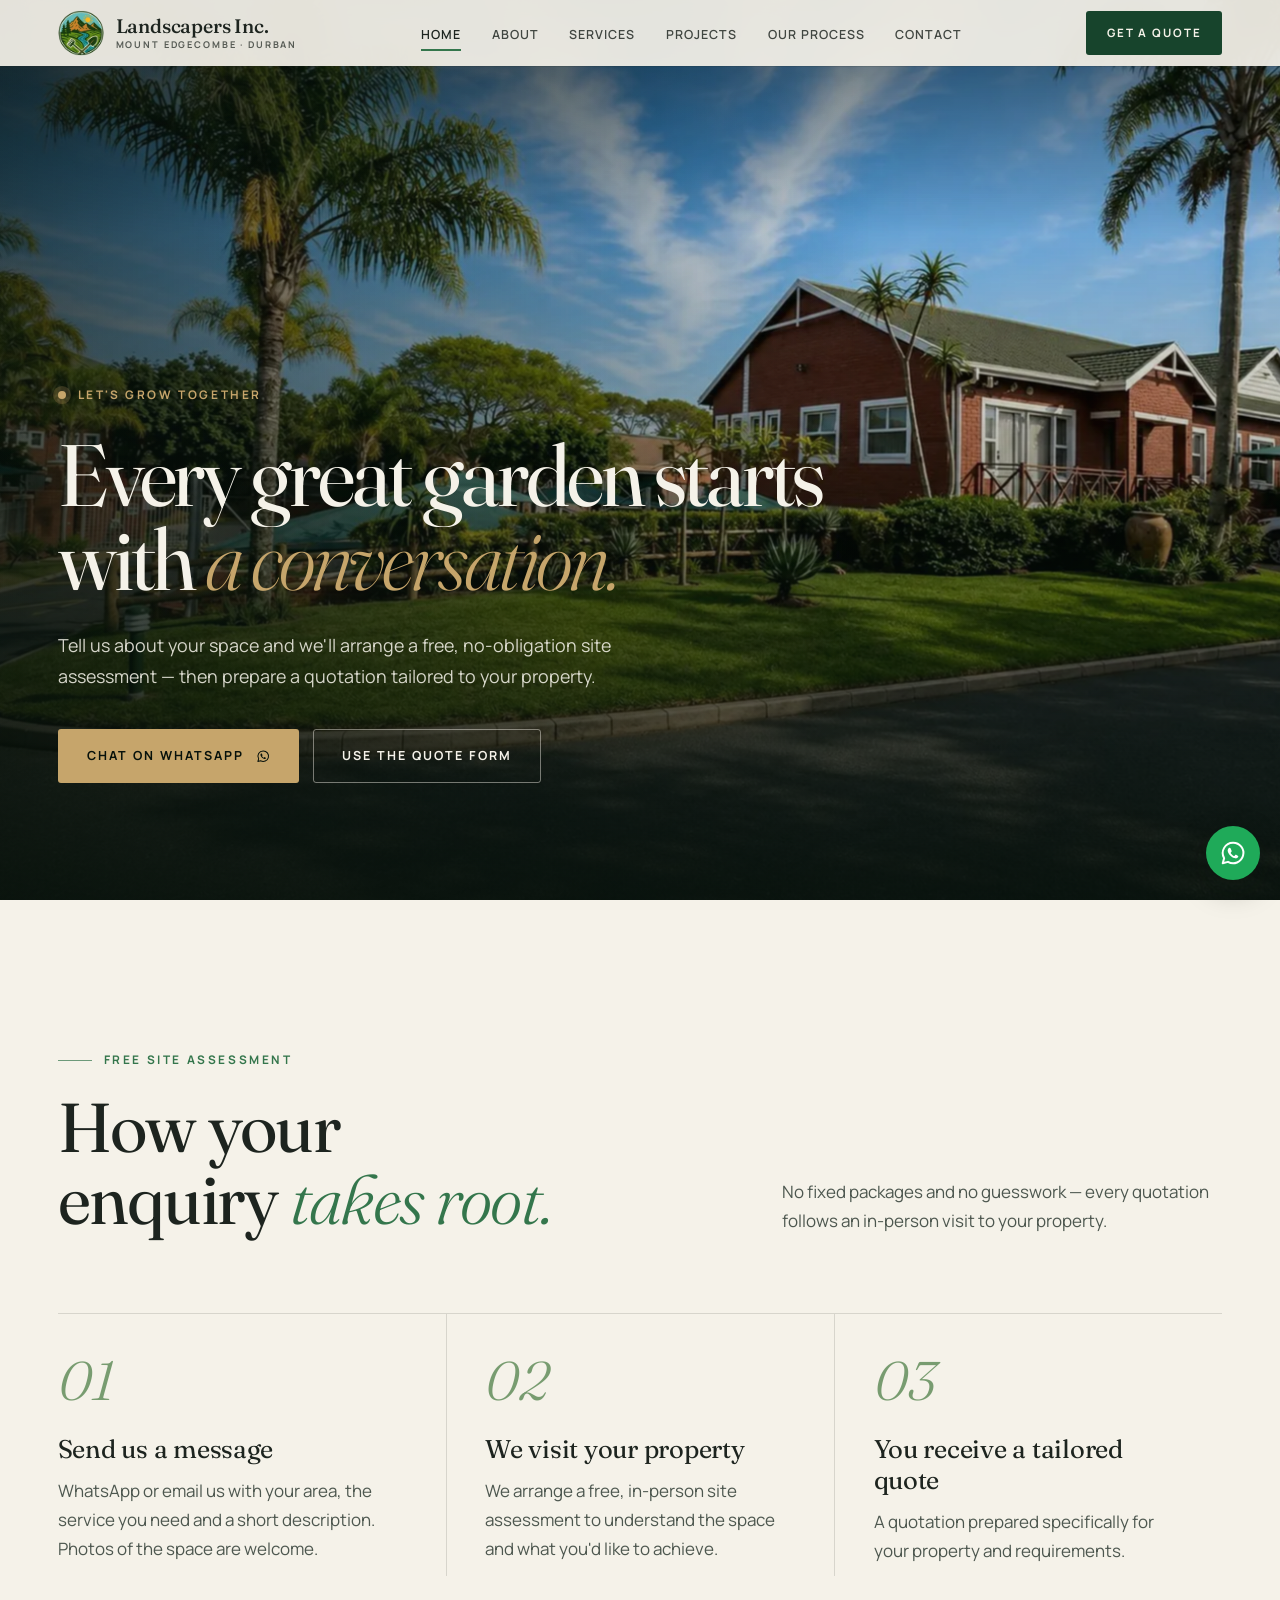
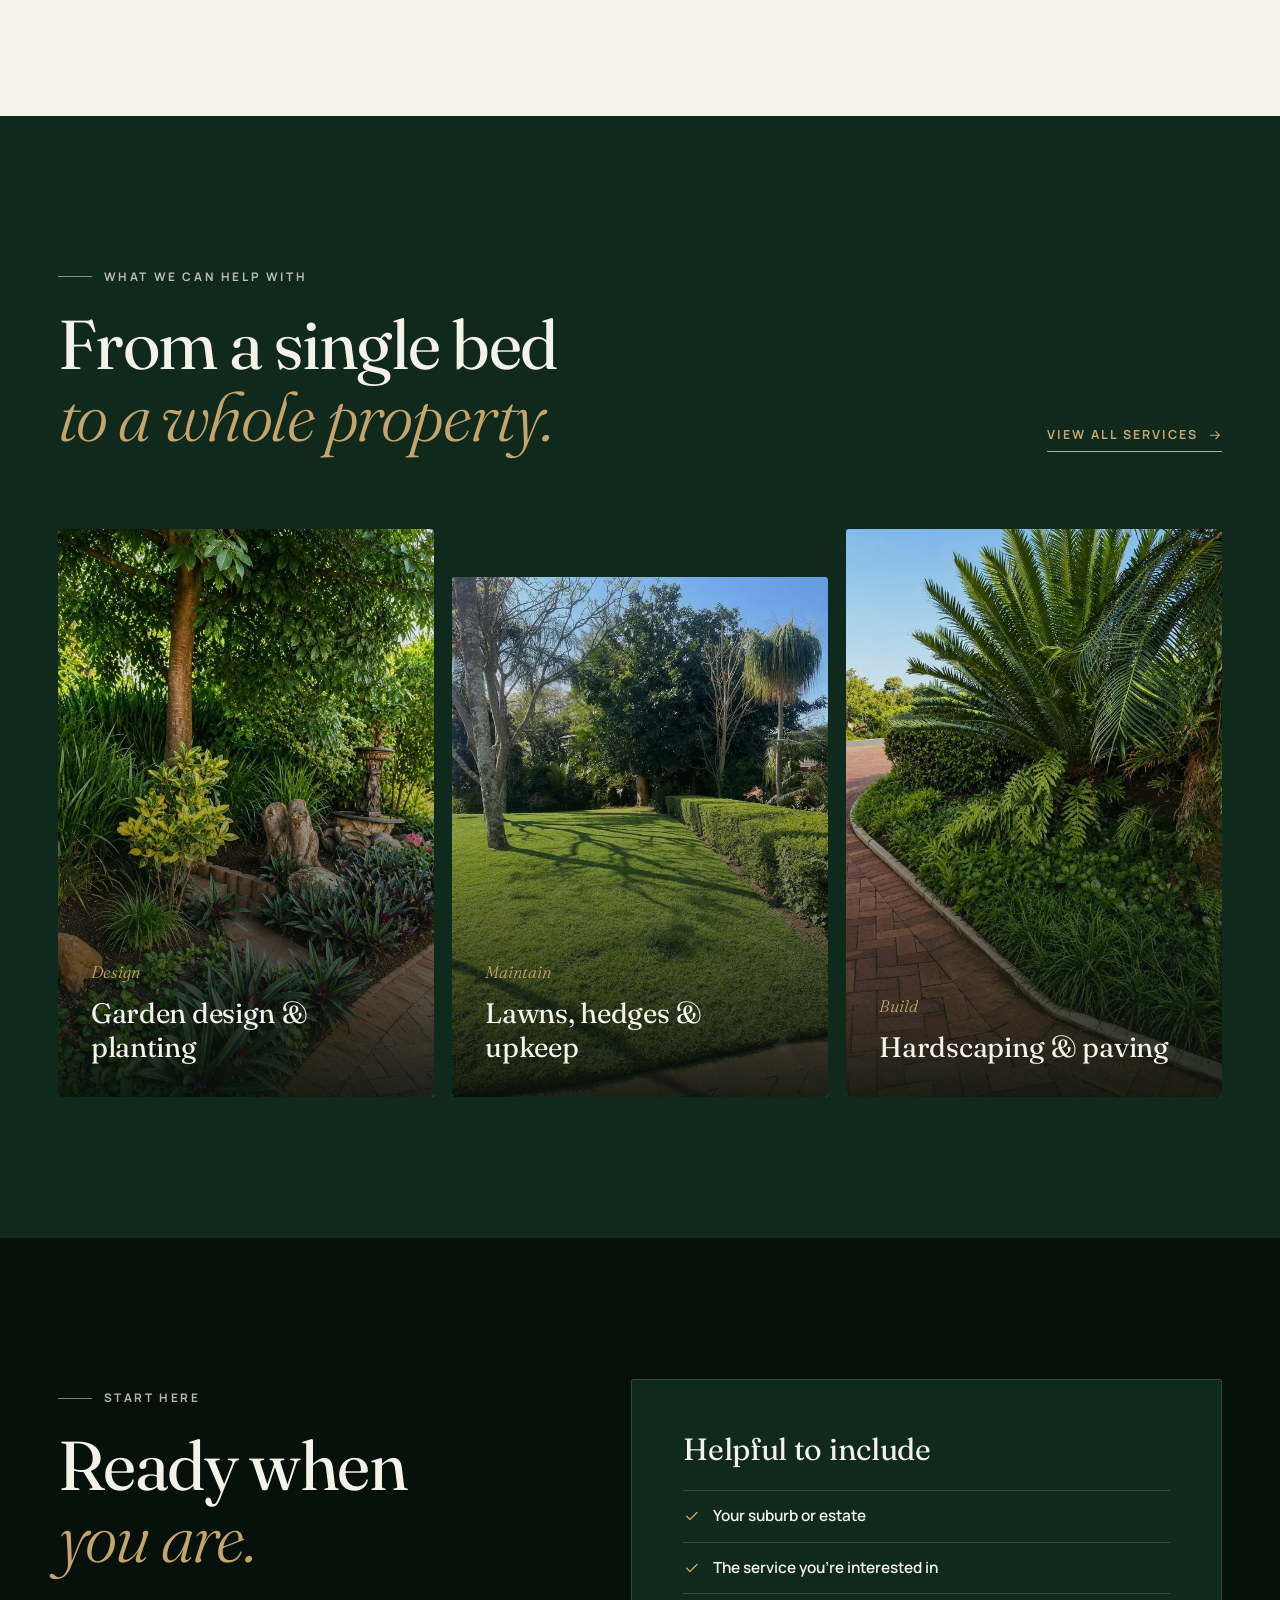
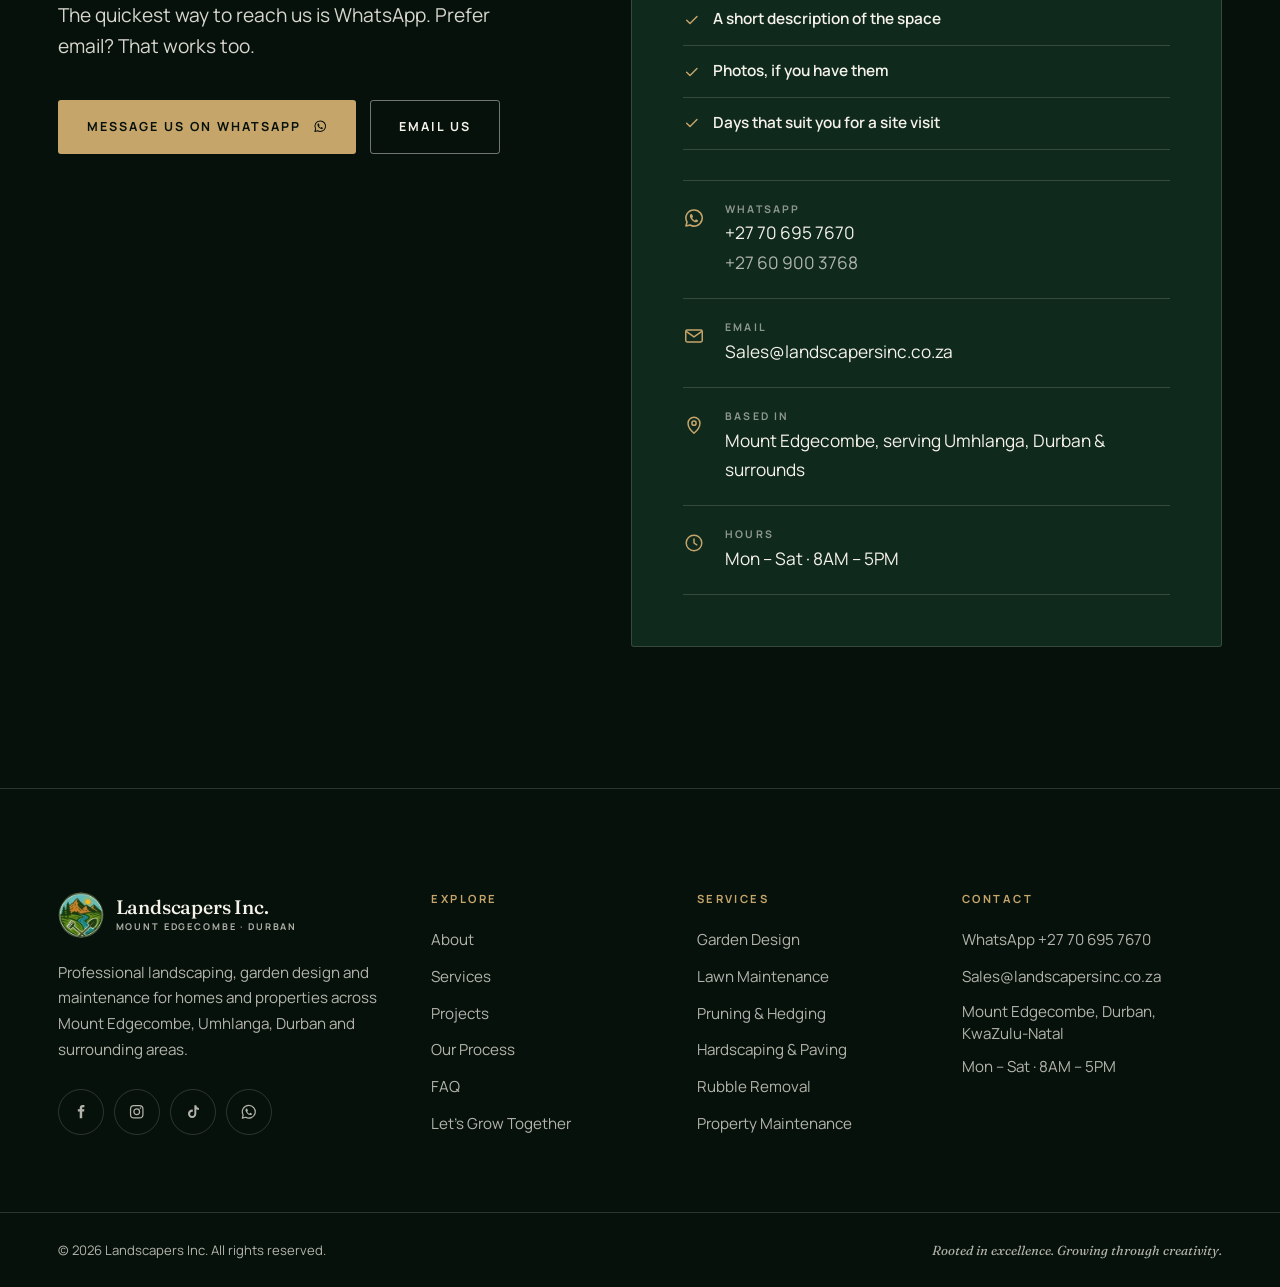
<file: grow.html>
<!DOCTYPE html>
<html lang="en-ZA">
<head>
<meta charset="UTF-8">
<meta name="viewport" content="width=device-width, initial-scale=1">
<meta name="author" content="Landscapers Inc.">
<meta name="robots" content="index, follow">
<meta name="theme-color" content="#07110B">
<link rel="icon" type="image/png" href="assets/favicon.png">
<link rel="apple-touch-icon" href="assets/apple-touch-icon.png">
<link rel="preconnect" href="https://fonts.googleapis.com">
<link rel="preconnect" href="https://fonts.gstatic.com" crossorigin>
<link href="https://fonts.googleapis.com/css2?family=Fraunces:ital,opsz,wght@0,9..144,300..600;1,9..144,300..500&family=Manrope:wght@400;500;600;700&display=swap" rel="stylesheet">
<link rel="stylesheet" href="style.css">
<title>Free Site Assessment &amp; Landscaping Quote Durban | Let's Grow Together — Landscapers Inc.</title>
<meta name="description" content="Book a free, in-person site assessment with Landscapers Inc. in Mount Edgecombe, Durban. Tell us about your garden or property on WhatsApp and we'll prepare a tailored landscaping quotation.">
<link rel="canonical" href="https://landscapersinc.co.za/grow.html">
<meta property="og:type" content="website">
<meta property="og:locale" content="en_ZA">
<meta property="og:site_name" content="Landscapers Inc.">
<meta property="og:title" content="Let's Grow Together — Free Site Assessment | Landscapers Inc.">
<meta property="og:description" content="Every great garden starts with a conversation. Book a free site assessment with Landscapers Inc. in Mount Edgecombe, Durban.">
<meta property="og:image" content="https://landscapersinc.co.za/assets/og-image.jpg">
<meta property="og:url" content="https://landscapersinc.co.za/grow.html">
<meta name="twitter:card" content="summary_large_image">
<link rel="preload" as="image" href="assets/img/estate-lawn-1400.webp" imagesrcset="assets/img/estate-lawn-700.webp 700w, assets/img/estate-lawn-1400.webp 1400w" imagesizes="100vw" fetchpriority="high">
</head>
<body class="page-grow">
<svg xmlns="http://www.w3.org/2000/svg" class="sprite" aria-hidden="true" focusable="false">
<symbol id="i-arrow" viewBox="0 0 24 24"><path d="M4 12h15M13 6l6 6-6 6" fill="none" stroke="currentColor" stroke-width="1.8" stroke-linecap="round" stroke-linejoin="round"/></symbol>
<symbol id="i-wa" viewBox="0 0 24 24"><path d="M12 3.2a8.8 8.8 0 0 0-7.6 13.2L3.2 20.8l4.5-1.2A8.8 8.8 0 1 0 12 3.2z" fill="none" stroke="currentColor" stroke-width="1.7" stroke-linejoin="round"/><path d="M9 7.6c-.3 0-.7.1-.9.5-.4.6-.8 1.3-.6 2.3.3 1.5 1.3 3 2.6 4.2 1.3 1.2 2.7 1.9 4 2 .9.1 1.7-.3 2.2-.9.3-.4.3-.9.1-1.1l-1.7-1c-.3-.2-.7-.1-.9.2l-.5.7c-.1.2-.4.2-.6.1-1-.5-2-1.4-2.6-2.4-.1-.2-.1-.4.1-.6l.5-.6c.2-.3.2-.6.1-.9l-.8-1.9c-.1-.4-.5-.6-1-.6z" fill="currentColor"/></symbol>
<symbol id="i-fb" viewBox="0 0 24 24"><path d="M14 8.5V7c0-.8.3-1.2 1.3-1.2H17V2.9c-.7-.1-1.5-.2-2.3-.2-2.5 0-4.1 1.5-4.1 4.1v1.7H8v3.2h2.6V21H14v-9.3h2.6l.4-3.2H14z" fill="currentColor"/></symbol>
<symbol id="i-ig" viewBox="0 0 24 24"><rect x="3.5" y="3.5" width="17" height="17" rx="4.8" fill="none" stroke="currentColor" stroke-width="1.7"/><circle cx="12" cy="12" r="3.9" fill="none" stroke="currentColor" stroke-width="1.7"/><circle cx="17.1" cy="6.9" r="1.1" fill="currentColor"/></symbol>
<symbol id="i-tt" viewBox="0 0 24 24"><path d="M14.2 3h2.7c.2 2 1.5 3.5 3.6 3.8v2.8c-1.3 0-2.5-.4-3.6-1.1v6.3a5.7 5.7 0 1 1-5.7-5.7c.3 0 .6 0 .9.1v2.9a2.9 2.9 0 1 0 2.1 2.7V3z" fill="currentColor"/></symbol>
<symbol id="i-plus" viewBox="0 0 24 24"><path d="M12 5v14M5 12h14" fill="none" stroke="currentColor" stroke-width="1.7" stroke-linecap="round"/></symbol>
<symbol id="i-x" viewBox="0 0 24 24"><path d="M6 6l12 12M18 6L6 18" fill="none" stroke="currentColor" stroke-width="1.7" stroke-linecap="round"/></symbol>
<symbol id="i-left" viewBox="0 0 24 24"><path d="M14.5 5.5L8 12l6.5 6.5" fill="none" stroke="currentColor" stroke-width="1.8" stroke-linecap="round" stroke-linejoin="round"/></symbol>
<symbol id="i-right" viewBox="0 0 24 24"><path d="M9.5 5.5L16 12l-6.5 6.5" fill="none" stroke="currentColor" stroke-width="1.8" stroke-linecap="round" stroke-linejoin="round"/></symbol>
<symbol id="i-up" viewBox="0 0 24 24"><path d="M12 19V5M6 11l6-6 6 6" fill="none" stroke="currentColor" stroke-width="1.8" stroke-linecap="round" stroke-linejoin="round"/></symbol>
<symbol id="i-check" viewBox="0 0 24 24"><path d="M5 12.5l4.5 4.5L19 7.5" fill="none" stroke="currentColor" stroke-width="1.9" stroke-linecap="round" stroke-linejoin="round"/></symbol>
<symbol id="i-pin" viewBox="0 0 24 24"><path d="M12 21s6.5-5.6 6.5-11a6.5 6.5 0 0 0-13 0c0 5.4 6.5 11 6.5 11z" fill="none" stroke="currentColor" stroke-width="1.6" stroke-linejoin="round"/><circle cx="12" cy="10" r="2.3" fill="none" stroke="currentColor" stroke-width="1.6"/></symbol>
<symbol id="i-mail" viewBox="0 0 24 24"><rect x="3" y="5.5" width="18" height="13" rx="1.5" fill="none" stroke="currentColor" stroke-width="1.6"/><path d="M3.5 7l8.5 6 8.5-6" fill="none" stroke="currentColor" stroke-width="1.6" stroke-linejoin="round"/></symbol>
<symbol id="i-clock" viewBox="0 0 24 24"><circle cx="12" cy="12" r="8.5" fill="none" stroke="currentColor" stroke-width="1.6"/><path d="M12 7.5V12l3 2" fill="none" stroke="currentColor" stroke-width="1.6" stroke-linecap="round" stroke-linejoin="round"/></symbol>
<symbol id="i-leaf" viewBox="0 0 24 24"><path d="M5 19c0-8 5-13 14.5-14C19 14.5 14 19.5 6.5 19.5M5 19c2.5-4.5 5.5-7.5 9.5-9.5" fill="none" stroke="currentColor" stroke-width="1.6" stroke-linecap="round" stroke-linejoin="round"/></symbol>
<symbol id="i-play" viewBox="0 0 24 24"><path d="M8 5.5v13l11-6.5z" fill="currentColor"/></symbol>
<symbol id="i-expand" viewBox="0 0 24 24"><path d="M9 4H4v5M15 4h5v5M9 20H4v-5M15 20h5v-5" fill="none" stroke="currentColor" stroke-width="1.7" stroke-linecap="round" stroke-linejoin="round"/></symbol>
<symbol id="i-craft" viewBox="0 0 24 24"><path d="M12 3l2.6 5.6 6 .7-4.5 4.1 1.3 6L12 16.3 6.6 19.4l1.3-6L3.4 9.3l6-.7z" fill="none" stroke="currentColor" stroke-width="1.5" stroke-linejoin="round"/></symbol>
<symbol id="i-tailor" viewBox="0 0 24 24"><path d="M4 7h9M17 7h3M4 12h3M11 12h9M4 17h11M19 17h1" fill="none" stroke="currentColor" stroke-width="1.6" stroke-linecap="round"/><circle cx="15" cy="7" r="2" fill="none" stroke="currentColor" stroke-width="1.6"/><circle cx="9" cy="12" r="2" fill="none" stroke="currentColor" stroke-width="1.6"/><circle cx="17" cy="17" r="2" fill="none" stroke="currentColor" stroke-width="1.6"/></symbol>
<symbol id="i-assess" viewBox="0 0 24 24"><circle cx="10.5" cy="10.5" r="6" fill="none" stroke="currentColor" stroke-width="1.6"/><path d="M15 15l5.5 5.5M8 10.7l1.8 1.8 3.2-3.5" fill="none" stroke="currentColor" stroke-width="1.6" stroke-linecap="round" stroke-linejoin="round"/></symbol>
<symbol id="i-map" viewBox="0 0 24 24"><path d="M3.5 6.5l5.5-2 6 2 5.5-2v13l-5.5 2-6-2-5.5 2zM9 4.5v13M15 6.5v13" fill="none" stroke="currentColor" stroke-width="1.5" stroke-linejoin="round"/></symbol>
<symbol id="i-repeat" viewBox="0 0 24 24"><path d="M4.5 11a7.5 7.5 0 0 1 13-4.5L19.5 8.5M19.5 4v4.5H15M19.5 13a7.5 7.5 0 0 1-13 4.5L4.5 15.5M4.5 20v-4.5H9" fill="none" stroke="currentColor" stroke-width="1.6" stroke-linecap="round" stroke-linejoin="round"/></symbol>
</svg>
<a class="skip-link" href="#main">Skip to content</a>
<header class="nav nav--solid" id="nav">
  <div class="wrap nav-inner">
    <a href="index.html#home" class="brand" aria-label="Landscapers Inc. — home">
      <img src="assets/logo-emblem-sm.webp" width="56" height="56" alt="">
      <span class="brand-text">Landscapers Inc.<small>Mount Edgecombe · Durban</small></span>
    </a>
    <nav aria-label="Primary">
      <ul class="nav-links">
      <li><a href="index.html#home" class="nav-link" data-section="home">Home</a></li>
      <li><a href="index.html#about" class="nav-link" data-section="about">About</a></li>
      <li><a href="index.html#services" class="nav-link" data-section="services">Services</a></li>
      <li><a href="index.html#projects" class="nav-link" data-section="projects">Projects</a></li>
      <li><a href="index.html#process" class="nav-link" data-section="process">Our Process</a></li>
      <li><a href="index.html#contact" class="nav-link" data-section="contact">Contact</a></li>
      </ul>
    </nav>
    <div class="nav-actions">
      <a href="index.html#contact" class="btn btn--sm btn--gold">Get a Quote</a>
      <button class="burger" id="burger" aria-label="Open menu" aria-expanded="false" aria-controls="mobileMenu"><span></span><span></span></button>
    </div>
  </div>
</header>

<div class="mobile-menu" id="mobileMenu" aria-hidden="true">
  <nav aria-label="Mobile">
    <ul>
      <li><a href="index.html#home"><span>01</span>Home</a></li>
      <li><a href="index.html#about"><span>02</span>About</a></li>
      <li><a href="index.html#services"><span>03</span>Services</a></li>
      <li><a href="index.html#projects"><span>04</span>Projects</a></li>
      <li><a href="index.html#process"><span>05</span>Our Process</a></li>
      <li><a href="index.html#contact"><span>06</span>Contact</a></li>
    </ul>
  </nav>
  <div class="mm-foot">
    <a href="index.html#contact" class="btn btn--gold">Request a free quote <svg class="i" aria-hidden="true"><use href="#i-arrow"/></svg></a>
    <div class="socials"><a href="https://www.facebook.com/profile.php?id=61587518387564" target="_blank" rel="noopener" aria-label="Landscapers Inc. on Facebook"><svg class="i" aria-hidden="true"><use href="#i-fb"/></svg></a>
<a href="https://www.instagram.com/landscapers_inc/" target="_blank" rel="noopener" aria-label="Landscapers Inc. on Instagram"><svg class="i" aria-hidden="true"><use href="#i-ig"/></svg></a>
<a href="https://www.tiktok.com/@landscapersinc" target="_blank" rel="noopener" aria-label="Landscapers Inc. on TikTok"><svg class="i" aria-hidden="true"><use href="#i-tt"/></svg></a>
<a href="#contact" data-wa aria-label="Chat to Landscapers Inc. on WhatsApp"><svg class="i" aria-hidden="true"><use href="#i-wa"/></svg></a></div>
  </div>
</div>

<main id="main">
<section id="home" class="hero hero--grow" data-nav="dark">
  <div class="hero-media" id="heroMedia">
    <img src="assets/img/estate-lawn-700.webp" srcset="assets/img/estate-lawn-700.webp 700w, assets/img/estate-lawn-1400.webp 1400w" sizes="100vw" width="1400" height="1050" alt="Maintained lawn island and palms at an estate entrance in Durban" fetchpriority="high" decoding="async">
  </div>
  <div class="wrap hero-inner">
    <p class="eyebrow eyebrow--light hero-loc"><span class="dot"></span>Let's grow together</p>
    <h1 class="hero-title"><span class="ln"><span>Every great garden starts</span></span> <span class="ln"><span>with <em>a conversation.</em></span></span></h1>
    <p class="hero-sub">Tell us about your space and we'll arrange a free, no-obligation site assessment — then prepare a quotation tailored to your property.</p>
    <div class="hero-cta">
      <a href="#contact" data-wa="Hi Landscapers Inc, I'd like to start a project and book a free site assessment." class="btn btn--gold">Chat on WhatsApp <svg class="i" aria-hidden="true"><use href="#i-wa"/></svg></a>
      <a href="index.html#contact" class="btn btn--ghost">Use the quote form</a>
    </div>
  </div>
</section>

<section class="sec sec--ivory grow-steps" aria-labelledby="growHow">
  <div class="wrap">
    <header class="sec-head sec-head--split">
      <div>
        <p class="eyebrow" data-reveal>Free site assessment</p>
        <h2 id="growHow" data-reveal>How your enquiry <em>takes root.</em></h2>
      </div>
      <p data-reveal>No fixed packages and no guesswork — every quotation follows an in-person visit to your property.</p>
    </header>
    <ol class="grow-list">
      <li data-reveal><span class="grow-num">01</span><h3>Send us a message</h3><p>WhatsApp or email us with your area, the service you need and a short description. Photos of the space are welcome.</p></li>
      <li data-reveal><span class="grow-num">02</span><h3>We visit your property</h3><p>We arrange a free, in-person site assessment to understand the space and what you'd like to achieve.</p></li>
      <li data-reveal><span class="grow-num">03</span><h3>You receive a tailored quote</h3><p>A quotation prepared specifically for your property and requirements.</p></li>
    </ol>
  </div>
</section>

<section class="sec sec--green grow-gallery" data-nav="dark" aria-labelledby="growWork">
  <div class="wrap">
    <header class="sec-head sec-head--split">
      <div>
        <p class="eyebrow eyebrow--light" data-reveal>What we can help with</p>
        <h2 id="growWork" data-reveal>From a single bed <em>to a whole property.</em></h2>
      </div>
      <a href="index.html#services" class="link-arrow link-arrow--light" data-reveal>View all services <svg class="i" aria-hidden="true"><use href="#i-arrow"/></svg></a>
    </header>
    <div class="grow-tiles">
      <a class="svc" href="index.html#services" data-reveal><img src="assets/img/feature-bed-700.webp" srcset="assets/img/feature-bed-700.webp 700w, assets/img/feature-bed-1400.webp 1066w" sizes="(max-width: 700px) 92vw, 30vw" width="1066" height="1476" alt="Shaded feature bed with layered planting and a brick-edged border" loading="lazy" decoding="async"><div class="svc-body"><span class="svc-num">Design</span><h3>Garden design &amp; planting</h3></div></a>
      <a class="svc" href="index.html#services" data-reveal><img src="assets/img/lawn-hedge-700.webp" srcset="assets/img/lawn-hedge-700.webp 700w, assets/img/lawn-hedge-1400.webp 896w" sizes="(max-width: 700px) 92vw, 30vw" width="896" height="1195" alt="Freshly cut lawn bordered by a clipped hedge line" loading="lazy" decoding="async"><div class="svc-body"><span class="svc-num">Maintain</span><h3>Lawns, hedges &amp; upkeep</h3></div></a>
      <a class="svc" href="index.html#services" data-reveal><img src="assets/img/cycad-paving-700.webp" srcset="assets/img/cycad-paving-700.webp 700w, assets/img/cycad-paving-1400.webp 1400w" sizes="(max-width: 700px) 92vw, 30vw" width="1400" height="1867" alt="Curved brick paving edged with a cycad and groundcover planting" loading="lazy" decoding="async"><div class="svc-body"><span class="svc-num">Build</span><h3>Hardscaping &amp; paving</h3></div></a>
    </div>
  </div>
</section>

<section id="contact" class="contact sec sec--dark" data-nav="dark">
  <div class="wrap contact-grid">
    <div class="contact-info">
      <p class="eyebrow eyebrow--light" data-reveal>Start here</p>
      <h2 data-reveal>Ready when <em>you are.</em></h2>
      <p class="lead" data-reveal>The quickest way to reach us is WhatsApp. Prefer email? That works too.</p>
      <div class="hero-cta" data-reveal>
        <a href="#contact" data-wa class="btn btn--gold">Message us on WhatsApp <svg class="i" aria-hidden="true"><use href="#i-wa"/></svg></a>
        <a href="mailto:Sales@landscapersinc.co.za?subject=Landscaping%20enquiry" class="btn btn--ghost">Email us</a>
      </div>
    </div>
    <div class="form-card form-card--plain" data-reveal>
      <h3>Helpful to include</h3>
      <ul class="about-list about-list--stack">
        <li><svg class="i" aria-hidden="true"><use href="#i-check"/></svg>Your suburb or estate</li>
        <li><svg class="i" aria-hidden="true"><use href="#i-check"/></svg>The service you're interested in</li>
        <li><svg class="i" aria-hidden="true"><use href="#i-check"/></svg>A short description of the space</li>
        <li><svg class="i" aria-hidden="true"><use href="#i-check"/></svg>Photos, if you have them</li>
        <li><svg class="i" aria-hidden="true"><use href="#i-check"/></svg>Days that suit you for a site visit</li>
      </ul>
      <ul class="info-list info-list--compact">
        <li><svg class="i" aria-hidden="true"><use href="#i-wa"/></svg><div><small>WhatsApp</small><a href="#contact" data-wa><span data-phone>+27 70 695 7670</span></a><span data-phone2 class="info-alt">+27 60 900 3768</span></div></li>
        <li><svg class="i" aria-hidden="true"><use href="#i-mail"/></svg><div><small>Email</small><a href="mailto:Sales@landscapersinc.co.za">Sales@landscapersinc.co.za</a></div></li>
        <li><svg class="i" aria-hidden="true"><use href="#i-pin"/></svg><div><small>Based in</small><span>Mount Edgecombe, serving Umhlanga, Durban &amp; surrounds</span></div></li>
        <li><svg class="i" aria-hidden="true"><use href="#i-clock"/></svg><div><small>Hours</small><span>Mon – Sat · 8AM – 5PM</span></div></li>
      </ul>
    </div>
  </div>
</section>
</main>

<footer class="footer">
  <div class="wrap footer-grid">
    <div class="footer-brand">
      <a href="index.html#home" class="brand brand--lg" aria-label="Landscapers Inc. — home">
        <img src="assets/logo-emblem-sm.webp" width="56" height="56" alt="" loading="lazy">
        <span class="brand-text">Landscapers Inc.<small>Mount Edgecombe · Durban</small></span>
      </a>
      <p>Professional landscaping, garden design and maintenance for homes and properties across Mount Edgecombe, Umhlanga, Durban and surrounding areas.</p>
      <div class="socials"><a href="https://www.facebook.com/profile.php?id=61587518387564" target="_blank" rel="noopener" aria-label="Landscapers Inc. on Facebook"><svg class="i" aria-hidden="true"><use href="#i-fb"/></svg></a>
<a href="https://www.instagram.com/landscapers_inc/" target="_blank" rel="noopener" aria-label="Landscapers Inc. on Instagram"><svg class="i" aria-hidden="true"><use href="#i-ig"/></svg></a>
<a href="https://www.tiktok.com/@landscapersinc" target="_blank" rel="noopener" aria-label="Landscapers Inc. on TikTok"><svg class="i" aria-hidden="true"><use href="#i-tt"/></svg></a>
<a href="#contact" data-wa aria-label="Chat to Landscapers Inc. on WhatsApp"><svg class="i" aria-hidden="true"><use href="#i-wa"/></svg></a></div>
    </div>
    <div class="footer-col">
      <h3>Explore</h3>
      <ul>
        <li><a href="index.html#about">About</a></li>
        <li><a href="index.html#services">Services</a></li>
        <li><a href="index.html#projects">Projects</a></li>
        <li><a href="index.html#process">Our Process</a></li>
        <li><a href="index.html#faq">FAQ</a></li>
        <li><a href="grow.html">Let's Grow Together</a></li>
      </ul>
    </div>
    <div class="footer-col">
      <h3>Services</h3>
      <ul>
        <li><a href="index.html#services">Garden Design</a></li>
        <li><a href="index.html#services">Lawn Maintenance</a></li>
        <li><a href="index.html#services">Pruning &amp; Hedging</a></li>
        <li><a href="index.html#services">Hardscaping &amp; Paving</a></li>
        <li><a href="index.html#services">Rubble Removal</a></li>
        <li><a href="index.html#services">Property Maintenance</a></li>
      </ul>
    </div>
    <div class="footer-col">
      <h3>Contact</h3>
      <ul>
        <li><a href="index.html#contact" data-wa>WhatsApp <span data-phone>+27 70 695 7670</span></a></li>
        <li><a href="mailto:Sales@landscapersinc.co.za">Sales@landscapersinc.co.za</a></li>
        <li>Mount Edgecombe, Durban, KwaZulu-Natal</li>
        <li>Mon – Sat · 8AM – 5PM</li>
      </ul>
    </div>
  </div>
  <div class="wrap footer-base">
    <p>© <span data-year>2026</span> Landscapers Inc. All rights reserved.</p>
    <p>Rooted in excellence. Growing through creativity.</p>
  </div>
</footer>

<div class="dock">
  <button class="dock-btn dock-top" id="toTop" aria-label="Back to top"><svg class="i" aria-hidden="true"><use href="#i-up"/></svg></button>
  <a href="index.html#contact" data-wa class="dock-btn dock-wa" aria-label="Chat on WhatsApp"><svg class="i" aria-hidden="true"><use href="#i-wa"/></svg></a>
</div>

<script src="site-config.js"></script>
<script src="assets/vendor/gsap.min.js" defer></script>
<script src="assets/vendor/ScrollTrigger.min.js" defer></script>
<script src="script.js" defer></script>
</body>
</html>
</file>
<file: style.css>
/* ==========================================================
   LANDSCAPERS INC. — DESIGN SYSTEM
   Fraunces (display) + Manrope (body)
   Dark cinematic sections alternate with light editorial ones.
   ========================================================== */

:root {
  --ink: #07110B;
  --green-900: #10291D;
  --forest: #17442C;
  --emerald: #34764C;
  --botanical: #789C70;
  --ivory: #F5F2E9;
  --cream: #E9E4D8;
  --gold: #C6A56B;
  --gold-deep: #8C6B2F;
  --charcoal: #1D241F;

  --text: #1D241F;
  --text-soft: #4d574f;
  --line: rgba(29, 36, 31, .14);
  --line-light: rgba(245, 242, 233, .16);

  --f-display: 'Fraunces', 'Iowan Old Style', Georgia, serif;
  --f-body: 'Manrope', system-ui, -apple-system, 'Segoe UI', sans-serif;

  --wrap: 1280px;
  --gutter: clamp(20px, 4.5vw, 64px);
  --sec-y: clamp(84px, 11vw, 168px);
  --radius: 3px;
  --ease: cubic-bezier(.2, .7, .1, 1);
  --nav-h: 76px;
}

*, *::before, *::after { box-sizing: border-box; }
html { -webkit-text-size-adjust: 100%; scroll-behavior: smooth; scroll-padding-top: 72px; }
body {
  margin: 0;
  font-family: var(--f-body);
  font-size: 1.0625rem;
  line-height: 1.7;
  color: var(--text);
  background: var(--ivory);
  -webkit-font-smoothing: antialiased;
  overflow-x: clip;
}
img, video, svg { display: block; max-width: 100%; }
img { height: auto; }
a { color: inherit; text-decoration: none; }
ul, ol { list-style: none; margin: 0; padding: 0; }
h1, h2, h3, p, figure, blockquote { margin: 0; }
button { font: inherit; color: inherit; background: none; border: 0; padding: 0; cursor: pointer; }
input, select, textarea { font: inherit; color: inherit; }

:focus-visible { outline: 2px solid var(--gold); outline-offset: 3px; border-radius: 2px; }
.sec--ivory :focus-visible, .sec--cream :focus-visible { outline-color: var(--forest); }

.sprite { position: absolute; width: 0; height: 0; overflow: hidden; }
.i { width: 1.15em; height: 1.15em; flex: none; }
.sr-only { position: absolute; width: 1px; height: 1px; overflow: hidden; clip-path: inset(50%); white-space: nowrap; }
.skip-link { position: fixed; left: 16px; top: -80px; z-index: 300; background: var(--gold); color: var(--ink); padding: 12px 18px; font-weight: 700; transition: top .2s; }
.skip-link:focus { top: 16px; }

.wrap { width: 100%; max-width: calc(var(--wrap) + var(--gutter) * 2); margin-inline: auto; padding-inline: var(--gutter); }

/* ---------- Typography ---------- */
h1, h2 { font-family: var(--f-display); font-weight: 400; line-height: 1.04; letter-spacing: -.022em; text-wrap: balance; font-optical-sizing: auto; }
h2 { font-size: clamp(2.3rem, 5.4vw, 4.5rem); }
h1 em, h2 em { font-style: italic; font-weight: 300; color: var(--emerald); }
h3 { font-family: var(--f-display); font-weight: 500; font-size: 1.4rem; line-height: 1.2; letter-spacing: -.01em; }
p { text-wrap: pretty; }
.lead { font-size: clamp(1.1rem, 1.5vw, 1.3rem); line-height: 1.6; color: var(--charcoal); }

.eyebrow {
  display: inline-flex; align-items: center; gap: 12px;
  font-size: .74rem; font-weight: 700; letter-spacing: .22em; text-transform: uppercase;
  color: var(--emerald); margin-bottom: 22px;
}
.eyebrow::before { content: ''; width: 34px; height: 1px; background: currentColor; opacity: .7; }
.eyebrow--light { color: var(--gold); }

/* ---------- Section shells ---------- */
.sec { padding-block: var(--sec-y); position: relative; }
.sec--ivory { background: var(--ivory); }
.sec--cream { background: var(--cream); }
.sec--green { background: var(--green-900); color: var(--ivory); }
.sec--forest { background: var(--forest); color: var(--ivory); }
.sec--dark { background: var(--ink); color: var(--ivory); }
.sec--green h2 em, .sec--forest h2 em, .sec--dark h2 em, .hero h1 em, .pricing h2 em { color: var(--gold); }
.sec--green p, .sec--forest p, .sec--dark p { color: rgba(245, 242, 233, .74); }
.sec--green .lead, .sec--dark .lead { color: rgba(245, 242, 233, .88); }

.sec-head { margin-bottom: clamp(40px, 6vw, 80px); max-width: 780px; }
.sec-head > p:not(.eyebrow) { color: var(--text-soft); max-width: 46ch; }
.sec--green .sec-head > p:not(.eyebrow), .sec--dark .sec-head > p:not(.eyebrow) { color: rgba(245, 242, 233, .72); }
.sec-head--split { max-width: none; display: grid; grid-template-columns: minmax(0, 1.5fr) minmax(0, 1fr); gap: 32px 64px; align-items: end; }
.sec-head--split > p, .sec-head--split > a, .sec-head--split > .t-nav { justify-self: end; }
.sec-head--center { margin-inline: auto; text-align: center; }
.sec-head--center .eyebrow::after { content: ''; width: 34px; height: 1px; background: currentColor; opacity: .7; }

/* ---------- Buttons ---------- */
.btn {
  display: inline-flex; align-items: center; justify-content: center; gap: 12px;
  min-height: 54px; padding: 0 28px;
  font-size: .78rem; font-weight: 700; letter-spacing: .16em; text-transform: uppercase;
  border: 1px solid transparent; border-radius: var(--radius);
  transition: background .35s var(--ease), color .35s var(--ease), border-color .35s var(--ease), transform .35s var(--ease);
  cursor: pointer; text-align: center;
}
.btn .i { transition: transform .35s var(--ease); }
.btn:hover .i { transform: translateX(4px); }
.btn--sm { min-height: 44px; padding: 0 20px; font-size: .72rem; }
.btn--block { width: 100%; }
.btn--gold { background: var(--gold); color: var(--ink); }
.btn--gold:hover { background: var(--ivory); }
.btn--forest { background: var(--forest); color: var(--ivory); }
.btn--forest:hover { background: var(--ink); }
.btn--ghost { border-color: rgba(245, 242, 233, .45); color: var(--ivory); }
.btn--ghost:hover { background: var(--ivory); color: var(--ink); border-color: var(--ivory); }

.link-arrow { display: inline-flex; align-items: center; gap: 10px; font-size: .78rem; font-weight: 700; letter-spacing: .16em; text-transform: uppercase; color: var(--forest); padding-bottom: 6px; border-bottom: 1px solid currentColor; margin-top: 26px; }
.link-arrow .i { transition: transform .35s var(--ease); }
.link-arrow:hover .i { transform: translateX(5px); }
.sec--dark .link-arrow, .link-arrow--light { color: var(--gold); }

.round-btn { width: 52px; height: 52px; border: 1px solid var(--line); border-radius: 50%; display: grid; place-items: center; transition: background .3s, color .3s, border-color .3s; }
.round-btn:hover { background: var(--forest); color: var(--ivory); border-color: var(--forest); }
.round-btn:disabled { opacity: .35; pointer-events: none; }

/* ---------- Reveal on scroll ---------- */
.js [data-reveal] { opacity: 0; transform: translateY(26px); transition: opacity .9s var(--ease), transform .9s var(--ease); transition-delay: var(--d, 0ms); }
.js [data-reveal].is-in { opacity: 1; transform: none; }
/* mask reveal: the clip sits on the image (not the observed figure) so the observer still sees the figure */
.js [data-reveal="mask"] { opacity: 1; transform: none; }
.js [data-reveal="mask"] img { clip-path: inset(0 0 100% 0); transition: clip-path 1.3s var(--ease); }
.js [data-reveal="mask"].is-in img { clip-path: inset(0); }

/* ==========================================================
   NAVIGATION
   ========================================================== */
.nav { position: fixed; inset: 0 0 auto 0; z-index: 100; height: var(--nav-h); color: var(--ivory); transition: background .45s var(--ease), color .45s var(--ease), box-shadow .45s var(--ease), height .45s var(--ease), transform .45s var(--ease); }
.nav-inner { height: 100%; display: flex; align-items: center; justify-content: space-between; gap: 24px; }
.nav.is-scrolled, .nav--solid { background: rgba(245, 242, 233, .93); backdrop-filter: blur(14px); -webkit-backdrop-filter: blur(14px); color: var(--charcoal); box-shadow: 0 1px 0 var(--line); height: 66px; }
.nav.menu-open { background: transparent; color: var(--ivory); box-shadow: none; backdrop-filter: none; -webkit-backdrop-filter: none; }

.brand { display: flex; align-items: center; gap: 12px; flex: none; }
.brand img { width: 46px; height: 46px; border-radius: 50%; transition: transform .6s var(--ease); }
.brand:hover img { transform: rotate(-8deg) scale(1.05); }
.brand-text { font-family: var(--f-display); font-size: 1.22rem; font-weight: 500; line-height: 1.05; letter-spacing: -.01em; }
.brand-text small { display: block; font-family: var(--f-body); font-size: .58rem; font-weight: 700; letter-spacing: .2em; text-transform: uppercase; opacity: .7; margin-top: 4px; }

.nav-links { display: flex; gap: clamp(18px, 2.4vw, 38px); }
.nav-link { position: relative; font-size: .78rem; font-weight: 600; letter-spacing: .08em; text-transform: uppercase; padding: 10px 0; opacity: .82; transition: opacity .3s; }
.nav-link::after { content: ''; position: absolute; left: 0; right: 0; bottom: 2px; height: 2px; background: var(--gold); transform: scaleX(0); transform-origin: left; transition: transform .45s var(--ease); }
.nav-link:hover, .nav-link.is-active { opacity: 1; }
.nav-link:hover::after, .nav-link.is-active::after { transform: scaleX(1); }
.nav.is-scrolled .nav-link::after, .nav--solid .nav-link::after { background: var(--emerald); }

.nav-actions { display: flex; align-items: center; gap: 14px; }
.nav.is-scrolled:not(.menu-open) .btn--gold, .nav--solid:not(.menu-open) .btn--gold { background: var(--forest); color: var(--ivory); }
.nav.is-scrolled:not(.menu-open) .btn--gold:hover, .nav--solid:not(.menu-open) .btn--gold:hover { background: var(--ink); }

.burger { display: none; width: 46px; height: 46px; position: relative; }
.burger span { position: absolute; left: 10px; right: 10px; height: 2px; background: currentColor; transition: transform .4s var(--ease), top .4s var(--ease); }
.burger span:nth-child(1) { top: 18px; }
.burger span:nth-child(2) { top: 27px; }
.burger[aria-expanded="true"] span:nth-child(1) { top: 22px; transform: rotate(45deg); }
.burger[aria-expanded="true"] span:nth-child(2) { top: 22px; transform: rotate(-45deg); }

.mobile-menu { position: fixed; inset: 0; z-index: 90; background: var(--green-900); color: var(--ivory); display: flex; flex-direction: column; justify-content: space-between; padding: calc(var(--nav-h) + 28px) var(--gutter) 32px; visibility: hidden; opacity: 0; transition: opacity .4s var(--ease), visibility 0s .4s; overflow-y: auto; }
.mobile-menu.is-open { visibility: visible; opacity: 1; transition: opacity .4s var(--ease); }
.mobile-menu li { border-bottom: 1px solid var(--line-light); overflow: hidden; }
.mobile-menu li a { display: flex; align-items: baseline; gap: 18px; padding: 16px 0; font-family: var(--f-display); font-size: clamp(1.7rem, 7.5vw, 2.5rem); line-height: 1.1; transform: translateY(110%); transition: transform .7s var(--ease); }
.mobile-menu li a span { font-family: var(--f-body); font-size: .7rem; font-weight: 700; letter-spacing: .18em; color: var(--gold); }
.mobile-menu.is-open li a { transform: none; }
.mobile-menu li:nth-child(2) a { transition-delay: .05s; } .mobile-menu li:nth-child(3) a { transition-delay: .1s; }
.mobile-menu li:nth-child(4) a { transition-delay: .15s; } .mobile-menu li:nth-child(5) a { transition-delay: .2s; }
.mobile-menu li:nth-child(6) a { transition-delay: .25s; }
.mm-foot { display: grid; gap: 24px; margin-top: 36px; }

.socials { display: flex; gap: 10px; }
.socials a { width: 46px; height: 46px; display: grid; place-items: center; border: 1px solid var(--line-light); border-radius: 50%; transition: background .3s, color .3s, border-color .3s, transform .3s var(--ease); }
.socials a:hover { background: var(--gold); border-color: var(--gold); color: var(--ink); transform: translateY(-3px); }

/* ==========================================================
   HERO
   ========================================================== */
.hero { position: relative; min-height: 100vh; min-height: 100svh; display: flex; align-items: flex-end; color: var(--ivory); background: var(--ink); overflow: hidden; isolation: isolate; }
.hero-media { position: absolute; inset: -8% 0 -8% 0; z-index: -2; will-change: transform; }
.hero-media img { width: 100%; height: 100%; object-fit: cover; object-position: 50% 42%; animation: heroZoom 2.6s var(--ease) both; }
@keyframes heroZoom { from { transform: scale(1.16); filter: brightness(.6); } to { transform: scale(1.02); filter: brightness(1); } }
.hero::before { content: ''; position: absolute; inset: 0; z-index: -1; background:
  linear-gradient(180deg, rgba(7, 17, 11, .62) 0%, rgba(7, 17, 11, .12) 26%, rgba(7, 17, 11, .2) 46%, rgba(7, 17, 11, .9) 100%),
  linear-gradient(90deg, rgba(7, 17, 11, .68) 0%, rgba(7, 17, 11, 0) 68%); }
.hero-inner { padding-top: calc(var(--nav-h) + 48px); padding-bottom: clamp(96px, 13vh, 150px); }
.hero-loc { margin-bottom: 28px; opacity: 0; animation: fadeUp 1s var(--ease) .5s forwards; }
.hero-loc::before { display: none; }
.hero-loc .dot { width: 8px; height: 8px; border-radius: 50%; background: var(--gold); box-shadow: 0 0 0 5px rgba(198, 165, 107, .22); }
.hero-title { font-size: clamp(2.9rem, 8.6vw, 8rem); line-height: .96; letter-spacing: -.035em; max-width: 13ch; }
.hero--grow .hero-title { font-size: clamp(2.6rem, 6.8vw, 6.2rem); max-width: 16ch; }
.hero-title .ln { display: block; overflow: hidden; padding-bottom: .12em; margin-bottom: -.12em; }
.hero-title .ln > span { display: block; transform: translateY(108%); animation: lineUp 1.2s var(--ease) forwards; }
.hero-title .ln:nth-child(1) > span { animation-delay: .25s; }
.hero-title .ln:nth-child(2) > span { animation-delay: .38s; }
@keyframes lineUp { to { transform: none; } }
@keyframes fadeUp { from { opacity: 0; transform: translateY(18px); } to { opacity: 1; transform: none; } }
.hero-sub { max-width: 52ch; margin-top: 30px; font-size: clamp(1.02rem, 1.4vw, 1.2rem); color: rgba(245, 242, 233, .86); opacity: 0; animation: fadeUp 1s var(--ease) .8s forwards; }
.hero-cta { display: flex; flex-wrap: wrap; gap: 14px; margin-top: 38px; }
.hero .hero-cta { opacity: 0; animation: fadeUp 1s var(--ease) 1s forwards; }
.hero-scroll { position: absolute; right: var(--gutter); bottom: 36px; display: flex; align-items: center; gap: 14px; font-size: .68rem; font-weight: 700; letter-spacing: .24em; text-transform: uppercase; writing-mode: vertical-rl; opacity: .8; }
.hero-scroll i { width: 1px; height: 64px; background: rgba(245, 242, 233, .3); position: relative; overflow: hidden; }
.hero-scroll i::after { content: ''; position: absolute; inset: 0; background: var(--gold); animation: cue 2.2s var(--ease) infinite; }
@keyframes cue { 0% { transform: translateY(-100%); } 60%, 100% { transform: translateY(100%); } }

/* ==========================================================
   SIGNATURE — SEED → TREE → LOGO
   ========================================================== */
.growth { position: relative; height: 620vh; background: var(--ink); }
.growth-stage { position: sticky; top: 0; height: 100vh; height: 100svh; overflow: hidden; color: var(--ivory); }
#growthCanvas { position: absolute; inset: 0; width: 100%; height: 100%; display: block; }
.growth-static-logo { display: none; }

.growth-copy { position: absolute; inset: 0; pointer-events: none; }
.g-panel { position: absolute; left: var(--gutter); top: 50%; width: min(520px, 44vw); transform: translateY(-50%); opacity: 0; visibility: hidden; will-change: opacity, transform; }
.g-panel:first-child { opacity: 1; visibility: visible; }
.g-panel h2 { font-size: clamp(2rem, 4.3vw, 3.9rem); }
.g-panel h2 em { color: var(--gold); }
.g-panel > p:not(.eyebrow) { margin-top: 22px; max-width: 40ch; color: rgba(245, 242, 233, .82); font-size: 1.08rem; }
.g-panel--dark { color: var(--green-900); }
.g-panel--dark h2 em { color: var(--emerald); }
.g-panel--dark > p:not(.eyebrow) { color: #33423a; }
.g-panel .btn { margin-top: 30px; pointer-events: auto; }
.g-panel--final h2 { font-size: clamp(1.9rem, 3.9vw, 3.5rem); }

.growth-steps { position: absolute; left: var(--gutter); bottom: 34px; display: flex; gap: 26px; font-size: .66rem; font-weight: 700; letter-spacing: .2em; text-transform: uppercase; }
.growth-steps li { position: relative; padding-top: 14px; opacity: .38; transition: opacity .5s; }
.growth-steps li::before { content: ''; position: absolute; left: 0; top: 0; width: 100%; height: 2px; background: currentColor; transform: scaleX(.3); transform-origin: left; transition: transform .6s var(--ease); }
.growth-steps li.is-on { opacity: 1; }
.growth-steps li.is-on::before { transform: scaleX(1); }
.growth-skip { position: absolute; right: var(--gutter); bottom: 30px; display: inline-flex; align-items: center; gap: 8px; font-size: .66rem; font-weight: 700; letter-spacing: .2em; text-transform: uppercase; opacity: .6; padding: 8px 0; transition: opacity .3s; }
.growth-skip:hover, .growth-skip:focus-visible { opacity: 1; }
.growth-stage.is-light { color: var(--green-900); }

/* Static version: reduced motion, or no canvas support */
.growth.is-static { height: auto; background: var(--ivory); }
.growth.is-static .growth-stage { position: relative; height: auto; color: var(--green-900); padding-block: var(--sec-y); display: grid; grid-template-columns: 1fr 1fr; align-items: center; gap: 48px; max-width: calc(var(--wrap) + var(--gutter) * 2); margin-inline: auto; padding-inline: var(--gutter); }
.growth.is-static #growthCanvas, .growth.is-static .growth-steps, .growth.is-static .growth-skip, .growth.is-static .g-panel:not(.g-panel--final) { display: none; }
.growth.is-static .growth-copy { position: static; padding: 0; }
.growth.is-static .g-panel--final { position: static; transform: none !important; opacity: 1 !important; visibility: visible !important; width: auto; }
.growth.is-static .growth-static-logo { display: block; width: min(340px, 70%); margin-inline: auto; order: 2; }

/* ==========================================================
   AREAS STRIP
   ========================================================== */
.areas { background: var(--forest); color: var(--ivory); overflow: hidden; padding: 20px 0; border-block: 1px solid rgba(245, 242, 233, .1); }
.areas-track { display: flex; width: max-content; animation: marquee 44s linear infinite; }
.areas-track span { display: inline-flex; align-items: center; font-family: var(--f-display); font-style: italic; font-weight: 300; font-size: clamp(1.1rem, 2vw, 1.5rem); white-space: nowrap; }
.areas-track span::after { content: ''; width: 7px; height: 7px; margin-inline: clamp(22px, 3vw, 44px); background: var(--gold); border-radius: 50%; }
@keyframes marquee { to { transform: translateX(-50%); } }

/* ==========================================================
   ABOUT
   ========================================================== */
.about-grid { display: grid; grid-template-columns: minmax(0, 1fr) minmax(0, 1fr); gap: clamp(40px, 7vw, 120px); align-items: center; }
.about-media { position: relative; padding: 0 16% 12% 0; }
.about-img { overflow: hidden; border-radius: var(--radius); }
.about-img img { width: 100%; height: 100%; object-fit: cover; }
.about-img--main { aspect-ratio: 4 / 5.2; }
.about-img--inset { position: absolute; right: 0; bottom: 0; width: 44%; aspect-ratio: 3 / 4; border: 10px solid var(--ivory); border-radius: var(--radius); }
.about-seal { position: absolute; right: 4%; top: -34px; width: clamp(84px, 9vw, 128px); height: auto; border-radius: 50%; box-shadow: 0 0 0 8px var(--ivory); }
.about-body p + p { margin-top: 18px; color: var(--text-soft); }
.about-body h2 { margin-bottom: 30px; }
.about-list { display: grid; grid-template-columns: 1fr 1fr; gap: 0 32px; margin: 38px 0 42px; border-top: 1px solid var(--line); }
.about-list li { display: flex; align-items: center; gap: 12px; padding: 15px 0; border-bottom: 1px solid var(--line); font-weight: 600; font-size: .96rem; line-height: 1.35; }
.about-list .i { color: var(--emerald); }
.about-list--stack { grid-template-columns: 1fr; margin: 22px 0 30px; border-color: var(--line-light); }
.about-list--stack li { border-color: var(--line-light); }
.about-list--stack .i { color: var(--gold); }

/* ==========================================================
   SERVICES
   ========================================================== */
.svc-grid { display: grid; grid-template-columns: repeat(12, minmax(0, 1fr)); gap: clamp(12px, 1.4vw, 22px); }
.svc { position: relative; overflow: hidden; border-radius: var(--radius); min-height: 420px; display: flex; align-items: flex-end; color: var(--ivory); isolation: isolate; background: var(--ink); }
.svc > img { position: absolute; inset: 0; width: 100%; height: 100%; object-fit: cover; z-index: -2; transition: transform 1.4s var(--ease), filter .8s; }
.svc::after { content: ''; position: absolute; inset: 0; z-index: -1; background: linear-gradient(180deg, rgba(7, 17, 11, .08) 30%, rgba(7, 17, 11, .9) 100%); transition: opacity .6s; }
.svc:hover > img { transform: scale(1.07); }
.svc-body { padding: clamp(22px, 2.6vw, 38px); width: 100%; }
.svc-num { display: block; font-family: var(--f-display); font-style: italic; font-weight: 300; font-size: 1.05rem; color: var(--gold); margin-bottom: 10px; }
.svc h3 { font-size: clamp(1.4rem, 2.2vw, 2rem); font-weight: 400; }
.svc p { margin-top: 10px; max-width: 42ch; font-size: .96rem; line-height: 1.55; color: rgba(245, 242, 233, .8); }
.svc-link { display: inline-flex; align-items: center; gap: 10px; margin-top: 18px; padding: 8px 0; font-size: .72rem; font-weight: 700; letter-spacing: .18em; text-transform: uppercase; color: var(--gold); border-bottom: 1px solid rgba(198, 165, 107, .5); }
.svc-link .i { transition: transform .35s var(--ease); }
.svc-link:hover .i { transform: translateX(5px); }
.s-a { grid-column: span 7; min-height: 600px; }
.s-b { grid-column: span 5; min-height: 600px; }
.s-c, .s-d, .s-e { grid-column: span 4; min-height: 480px; }
.s-f { grid-column: span 5; min-height: 520px; }
.s-g { grid-column: span 7; min-height: 520px; }
.s-h { grid-column: span 12; min-height: 420px; }
.s-h::after { background: linear-gradient(90deg, rgba(7, 17, 11, .88) 0%, rgba(7, 17, 11, .2) 70%); }
@media (hover: hover) {
  .svc p, .svc-link { opacity: .0; transform: translateY(12px); transition: opacity .5s var(--ease), transform .5s var(--ease); }
  .svc:hover p, .svc:hover .svc-link, .svc:focus-within p, .svc:focus-within .svc-link { opacity: 1; transform: none; }
  .svc-link { transition-delay: .06s; }
  .svc h3 { transition: transform .5s var(--ease); }
}

/* ==========================================================
   PROJECTS
   ========================================================== */
.filters { display: flex; flex-wrap: wrap; gap: 8px; margin-bottom: 40px; }
.filter { min-height: 44px; padding: 0 20px; border: 1px solid var(--line); border-radius: 999px; font-size: .74rem; font-weight: 700; letter-spacing: .12em; text-transform: uppercase; transition: background .3s, color .3s, border-color .3s; }
.filter:hover { border-color: var(--forest); }
.filter.is-active { background: var(--forest); border-color: var(--forest); color: var(--ivory); }
.g-grid { columns: 3; column-gap: clamp(12px, 1.4vw, 22px); }
.g-item { break-inside: avoid; margin-bottom: clamp(12px, 1.4vw, 22px); transition: opacity .5s var(--ease), transform .5s var(--ease); }
.g-item.is-hidden { display: none; }
.g-item.is-entering { opacity: 0; transform: translateY(18px) scale(.98); }
.g-btn { position: relative; display: block; width: 100%; overflow: hidden; border-radius: var(--radius); text-align: left; color: var(--ivory); background: var(--green-900); }
.g-btn img { width: 100%; transition: transform 1.2s var(--ease); }
.g-btn::after { content: ''; position: absolute; inset: 0; background: linear-gradient(180deg, transparent 45%, rgba(7, 17, 11, .82)); opacity: 0; transition: opacity .5s; }
.g-cap { position: absolute; left: 22px; right: 60px; bottom: 20px; z-index: 1; transform: translateY(12px); opacity: 0; transition: opacity .5s var(--ease), transform .5s var(--ease); }
.g-cap small { display: block; font-size: .64rem; font-weight: 700; letter-spacing: .2em; text-transform: uppercase; color: var(--gold); margin-bottom: 4px; }
.g-cap strong { font-family: var(--f-display); font-weight: 400; font-size: 1.3rem; line-height: 1.2; }
.g-zoom { position: absolute; right: 18px; bottom: 18px; z-index: 1; width: 40px; height: 40px; display: grid; place-items: center; border: 1px solid rgba(245, 242, 233, .5); border-radius: 50%; opacity: 0; transition: opacity .5s; }
.g-btn:hover img, .g-btn:focus-visible img { transform: scale(1.06); }
.g-btn:hover::after, .g-btn:focus-visible::after, .g-btn:hover .g-zoom, .g-btn:focus-visible .g-zoom { opacity: 1; }
.g-btn:hover .g-cap, .g-btn:focus-visible .g-cap { opacity: 1; transform: none; }
@media (hover: none) {
  .g-btn::after { opacity: 1; background: linear-gradient(180deg, transparent 60%, rgba(7, 17, 11, .8)); }
  .g-cap { opacity: 1; transform: none; left: 16px; bottom: 14px; }
  .g-cap strong { font-size: 1.05rem; }
}

.lightbox { position: fixed; inset: 0; z-index: 200; background: rgba(7, 17, 11, .96); display: grid; place-items: center; padding: 70px 16px; opacity: 0; transition: opacity .35s; }
.lightbox[hidden] { display: none; }
.lightbox.is-open { opacity: 1; }
.lightbox figure { max-width: min(1200px, 100%); max-height: 100%; display: grid; gap: 14px; justify-items: center; }
.lightbox img { max-width: 100%; max-height: calc(100vh - 190px); max-height: calc(100svh - 190px); width: auto; height: auto; object-fit: contain; border-radius: var(--radius); transition: opacity .3s, transform .4s var(--ease); }
.lightbox img.is-swapping { opacity: 0; transform: scale(.98); }
.lightbox figcaption { color: var(--ivory); font-family: var(--f-display); font-size: 1.15rem; text-align: center; }
.lightbox figcaption small { display: block; font-family: var(--f-body); font-size: .66rem; font-weight: 700; letter-spacing: .2em; text-transform: uppercase; color: var(--gold); margin-bottom: 4px; }
.lb-btn { position: absolute; width: 52px; height: 52px; display: grid; place-items: center; color: var(--ivory); border: 1px solid var(--line-light); border-radius: 50%; background: rgba(7, 17, 11, .5); transition: background .3s, color .3s; z-index: 2; }
.lb-btn:hover { background: var(--gold); color: var(--ink); }
.lb-close { top: 16px; right: 16px; }
.lb-prev { left: 16px; top: 50%; transform: translateY(-50%); }
.lb-next { right: 16px; top: 50%; transform: translateY(-50%); }

/* ==========================================================
   REELS
   ========================================================== */
.reels .sec-head--split > div:last-child { justify-self: end; max-width: 46ch; }
.reels .sec-head--split > div:last-child p { color: rgba(245, 242, 233, .72); }
.reel-row { display: flex; gap: clamp(10px, 1.2vw, 18px); align-items: flex-start; overflow-x: auto; scroll-snap-type: x mandatory; scrollbar-width: none; padding-bottom: 4px;
  margin-right: calc(var(--gutter) * -1); padding-right: var(--gutter); scroll-padding-inline: 0; }
.reel-row::-webkit-scrollbar { display: none; }
.reel-row > .reel { flex: 0 0 clamp(220px, 21vw, 262px); scroll-snap-align: start; }
.reel-nav { margin-top: 26px; }
.round-btn--light { border-color: var(--line-light); color: var(--ivory); }
.round-btn--light:hover { background: var(--gold); border-color: var(--gold); color: var(--ink); }
.reel { position: relative; aspect-ratio: 9 / 16; overflow: hidden; border-radius: var(--radius); background: var(--green-900); }
.reel:nth-child(even) { margin-top: 48px; }
.reel video { width: 100%; height: 100%; object-fit: cover; }
/* fullscreen: show the whole frame, never crop (cover is only for the small cards) */
.reel video:fullscreen { width: 100%; height: 100%; object-fit: contain; background: #000; }
.reel video:-webkit-full-screen { width: 100%; height: 100%; object-fit: contain; background: #000; }
.reel-play { position: absolute; inset: 0; display: grid; place-items: center; background: linear-gradient(180deg, transparent 55%, rgba(7, 17, 11, .75)); transition: opacity .4s; }
.reel-play .i { width: 62px; height: 62px; padding: 20px; border-radius: 50%; background: rgba(245, 242, 233, .92); color: var(--ink); transition: transform .4s var(--ease), background .3s; }
.reel-play:hover .i { transform: scale(1.1); background: var(--gold); }
.reel.is-playing .reel-play { opacity: 0; }
.reel-play[hidden] { display: none; }
.reel figcaption { position: absolute; left: 14px; bottom: 14px; right: 14px; font-size: .66rem; line-height: 1.4; font-weight: 700; letter-spacing: .16em; text-transform: uppercase; pointer-events: none; transition: opacity .4s; }
.reel.is-playing figcaption { opacity: 0; }

/* ==========================================================
   PROCESS
   ========================================================== */
.steps { position: relative; }
.vine { position: absolute; pointer-events: none; overflow: visible; }
.vine path { fill: none; stroke-width: 2; vector-effect: non-scaling-stroke; stroke-linecap: round; }
.vine-track { stroke: var(--line); stroke-dasharray: 4 7; }
.vine-fill { stroke: var(--emerald); stroke-dasharray: 1; stroke-dashoffset: 1; }
.vine--h { left: 0; right: 0; top: 0; width: 100%; height: 64px; }
.vine--v { display: none; }
.steps-list { display: grid; grid-template-columns: repeat(4, minmax(0, 1fr)); gap: clamp(20px, 3vw, 48px); position: relative; }
.step { padding-top: 100px; position: relative; }
.step-node { position: absolute; top: 8px; left: 0; width: 48px; height: 48px; display: grid; place-items: center; border-radius: 50%; background: var(--ivory); border: 1px solid var(--line); color: var(--botanical); transition: background .6s var(--ease), color .6s, border-color .6s, transform .6s var(--ease); }
.step.is-on .step-node { background: var(--forest); border-color: var(--forest); color: var(--ivory); transform: scale(1.08); }
.step-num { display: block; font-size: .7rem; font-weight: 700; letter-spacing: .2em; text-transform: uppercase; color: var(--emerald); margin-bottom: 12px; }
.step h3 { font-size: clamp(1.35rem, 2vw, 1.75rem); font-weight: 400; margin-bottom: 12px; }
.step p { color: var(--text-soft); font-size: .98rem; }
.js .step { opacity: .35; transition: opacity .7s var(--ease); }
.js .step.is-on { opacity: 1; }

/* ==========================================================
   WHY
   ========================================================== */
.why-grid { display: grid; grid-template-columns: minmax(0, .85fr) minmax(0, 1.15fr); gap: clamp(40px, 7vw, 110px); align-items: start; }
.why .sec-head { margin-bottom: 0; position: sticky; top: 110px; }
.why-img { margin-top: 44px; overflow: hidden; border-radius: var(--radius); aspect-ratio: 4 / 3; }
.why-img img { width: 100%; height: 100%; object-fit: cover; }
.why-list li { display: grid; grid-template-columns: 56px 1fr; gap: 22px; padding: 30px 0; border-top: 1px solid var(--line-light); }
.why-list li:last-child { border-bottom: 1px solid var(--line-light); }
.why-ico { width: 34px; height: 34px; color: var(--gold); margin-top: 4px; }
.why-list h3 { font-weight: 400; font-size: clamp(1.35rem, 2vw, 1.75rem); margin-bottom: 8px; }
.why-list p { max-width: 48ch; }

/* ==========================================================
   TESTIMONIALS
   ========================================================== */
.testimonials { overflow: hidden; }
.t-nav { display: flex; gap: 10px; }
.t-track { display: flex; gap: clamp(14px, 1.6vw, 24px); overflow-x: auto; scroll-snap-type: x mandatory; scrollbar-width: none; padding-inline: max(var(--gutter), calc((100vw - var(--wrap)) / 2)); scroll-padding-inline: max(var(--gutter), calc((100vw - var(--wrap)) / 2)); padding-bottom: 6px; }
.t-track::-webkit-scrollbar { display: none; }
.t-card { flex: none; width: min(420px, 84vw); scroll-snap-align: start; display: flex; flex-direction: column; justify-content: space-between; gap: 36px; padding: clamp(28px, 3vw, 44px); background: #fff; border: 1px solid var(--line); border-radius: var(--radius); }
.t-card--lead { width: min(760px, 88vw); background: var(--green-900); color: var(--ivory); border-color: var(--green-900); }
.t-card blockquote::before { content: '“'; display: block; font-family: var(--f-display); font-size: 4.2rem; line-height: .7; color: var(--gold); margin-bottom: 14px; }
.t-card blockquote p { font-family: var(--f-display); font-weight: 300; font-size: 1.32rem; line-height: 1.45; letter-spacing: -.005em; }
.t-card--lead blockquote p { font-size: clamp(1.08rem, 1.5vw, 1.28rem); line-height: 1.6; }
.t-card footer { display: flex; align-items: center; gap: 14px; }
.t-avatar { width: 46px; height: 46px; flex: none; display: grid; place-items: center; border-radius: 50%; background: var(--cream); color: var(--forest); font-weight: 700; font-size: .82rem; letter-spacing: .06em; }
.t-card--lead .t-avatar { background: var(--gold); color: var(--ink); }
.t-card footer strong { display: block; font-size: .98rem; line-height: 1.3; }
.t-card footer small { display: block; font-size: .7rem; font-weight: 700; letter-spacing: .16em; text-transform: uppercase; opacity: .6; margin-top: 3px; }

/* ==========================================================
   PRICING BAND
   ========================================================== */
.pricing { position: relative; color: var(--ivory); padding-block: clamp(110px, 15vw, 220px); overflow: hidden; isolation: isolate; background: var(--ink); }
.pricing-media { position: absolute; inset: -14% 0; z-index: -2; will-change: transform; }
.pricing-media img { width: 100%; height: 100%; object-fit: cover; }
.pricing::before { content: ''; position: absolute; inset: 0; z-index: -1; background: linear-gradient(90deg, rgba(7, 17, 11, .92) 0%, rgba(7, 17, 11, .62) 55%, rgba(7, 17, 11, .3) 100%); }
.pricing-inner { max-width: calc(760px + var(--gutter) * 2); margin-left: max(0px, calc((100vw - var(--wrap)) / 2 - var(--gutter))); }
.pricing-inner > p:not(.eyebrow) { margin-top: 26px; max-width: 56ch; font-size: 1.1rem; color: rgba(245, 242, 233, .86); }

/* ==========================================================
   FAQ
   ========================================================== */
.faq-grid { display: grid; grid-template-columns: minmax(0, .8fr) minmax(0, 1.2fr); gap: clamp(36px, 7vw, 110px); align-items: start; }
.faq .sec-head { margin-bottom: 0; position: sticky; top: 110px; }
.faq .sec-head > p:not(.eyebrow) { margin-top: 22px; }
.faq-item { border-top: 1px solid var(--line); }
.faq-item:last-child { border-bottom: 1px solid var(--line); }
.faq-q { width: 100%; display: flex; align-items: center; justify-content: space-between; gap: 24px; padding: 28px 0; text-align: left; font-family: var(--f-display); font-size: clamp(1.2rem, 1.8vw, 1.55rem); font-weight: 400; line-height: 1.25; transition: color .3s; }
.faq-q:hover { color: var(--emerald); }
.faq-ico { flex: none; width: 42px; height: 42px; display: grid; place-items: center; border: 1px solid var(--line); border-radius: 50%; transition: transform .5s var(--ease), background .3s, color .3s, border-color .3s; }
.faq-q[aria-expanded="true"] .faq-ico { transform: rotate(45deg); background: var(--forest); border-color: var(--forest); color: var(--ivory); }
.faq-a { display: grid; grid-template-rows: 0fr; transition: grid-template-rows .55s var(--ease); }
.faq-a > div { overflow: hidden; visibility: hidden; transition: visibility 0s .55s; }
.faq-item.is-open .faq-a { grid-template-rows: 1fr; }
.faq-item.is-open .faq-a > div { visibility: visible; transition: none; }
.faq-a p { padding: 0 66px 30px 0; color: var(--text-soft); max-width: 62ch; }

/* ==========================================================
   CONTACT
   ========================================================== */
.contact-grid { display: grid; grid-template-columns: minmax(0, .9fr) minmax(0, 1.1fr); gap: clamp(40px, 7vw, 110px); align-items: start; }
.contact-info h2 { margin-bottom: 26px; }
.info-list { margin: 44px 0 36px; border-top: 1px solid var(--line-light); }
.info-list li { display: flex; gap: 20px; align-items: flex-start; padding: 20px 0; border-bottom: 1px solid var(--line-light); }
.info-list .i { width: 22px; height: 22px; color: var(--gold); margin-top: 6px; }
.info-list small { display: block; font-size: .66rem; font-weight: 700; letter-spacing: .2em; text-transform: uppercase; opacity: .55; }
.info-list a, .info-list span { font-size: 1.08rem; overflow-wrap: anywhere; }
.info-list a { border-bottom: 1px solid transparent; transition: border-color .3s, color .3s; }
.info-list a:hover { color: var(--gold); border-color: var(--gold); }
.info-alt { display: block; opacity: .7; }
.info-alt:empty { display: none; }
.info-list--compact { margin: 0; }

.form-card { background: var(--ivory); color: var(--text); border-radius: var(--radius); padding: clamp(26px, 4vw, 54px); }
.form-card h3 { font-size: clamp(1.6rem, 2.4vw, 2.1rem); font-weight: 400; }
.form-card--plain { background: var(--green-900); color: var(--ivory); border: 1px solid var(--line-light); }
.form-note { margin: 12px 0 30px; font-size: .92rem; color: var(--text-soft) !important; line-height: 1.55; }
.f-row { display: grid; grid-template-columns: 1fr 1fr; gap: 0 22px; }
.field { margin-bottom: 20px; min-width: 0; }
.field label { display: block; font-size: .7rem; font-weight: 700; letter-spacing: .16em; text-transform: uppercase; color: var(--charcoal); margin-bottom: 8px; }
.field input, .field select, .field textarea { width: 100%; min-height: 52px; padding: 13px 16px; background: #fff; border: 1px solid rgba(29, 36, 31, .22); border-radius: var(--radius); font-size: 1rem; transition: border-color .3s, box-shadow .3s; appearance: none; -webkit-appearance: none; }
.field select { background-image: url("data:image/svg+xml,%3Csvg xmlns='http://www.w3.org/2000/svg' viewBox='0 0 24 24'%3E%3Cpath d='M6 9l6 6 6-6' fill='none' stroke='%231D241F' stroke-width='1.8' stroke-linecap='round' stroke-linejoin='round'/%3E%3C/svg%3E"); background-repeat: no-repeat; background-position: right 14px center; background-size: 18px; padding-right: 44px; }
.field textarea { resize: vertical; min-height: 120px; line-height: 1.55; }
.field input:focus, .field select:focus, .field textarea:focus { outline: none; border-color: var(--forest); box-shadow: 0 0 0 3px rgba(52, 118, 76, .22); }
.field.has-error input, .field.has-error select, .field.has-error textarea { border-color: #a3261c; }
.err { min-height: 0; margin-top: 6px; font-size: .84rem; font-weight: 600; color: #a3261c !important; line-height: 1.4; }
.err:empty { display: none; }
.hp { position: absolute; left: -9999px; width: 1px; height: 1px; overflow: hidden; }
.form-done { text-align: center; padding: 20px 0; }
.form-done[hidden] { display: none; }
.done-ico { width: 72px; height: 72px; margin: 0 auto 22px; display: grid; place-items: center; border-radius: 50%; background: var(--forest); color: var(--ivory); }
.done-ico .i { width: 32px; height: 32px; }
.form-done p { margin: 14px auto 28px; max-width: 44ch; color: var(--text-soft) !important; }
.done-actions { display: flex; flex-wrap: wrap; gap: 12px; justify-content: center; }
.form-done .btn--ghost { color: var(--charcoal); border-color: rgba(29, 36, 31, .3); }
.form-done .btn--ghost:hover { background: var(--charcoal); color: var(--ivory); }
.form-done .btn--gold:hover { background: var(--forest); color: var(--ivory); }
#quoteForm .btn--gold:hover { background: var(--forest); color: var(--ivory); }

/* ==========================================================
   GROW PAGE
   ========================================================== */
.grow-list { display: grid; grid-template-columns: repeat(3, minmax(0, 1fr)); border-top: 1px solid var(--line); }
.grow-list li { padding: 40px clamp(20px, 3vw, 44px) 10px 0; }
.grow-list li + li { padding-left: clamp(20px, 3vw, 44px); border-left: 1px solid var(--line); }
.grow-num { display: block; font-family: var(--f-display); font-style: italic; font-weight: 300; font-size: 3.4rem; line-height: 1; color: var(--botanical); margin-bottom: 26px; }
.grow-list h3 { font-weight: 400; font-size: 1.6rem; margin-bottom: 12px; }
.grow-list p { color: var(--text-soft); }
.grow-tiles { display: grid; grid-template-columns: repeat(3, minmax(0, 1fr)); gap: clamp(12px, 1.4vw, 22px); }
.grow-tiles .svc { min-height: 520px; }
.grow-tiles .svc:nth-child(2) { margin-top: 48px; }

/* ==========================================================
   FOOTER + DOCK
   ========================================================== */
.footer { background: var(--ink); color: rgba(245, 242, 233, .72); padding-top: clamp(64px, 8vw, 110px); border-top: 1px solid var(--line-light); font-size: .95rem; }
.footer-grid { display: grid; grid-template-columns: 1.5fr 1fr 1fr 1.2fr; gap: 48px; padding-bottom: 64px; }
.footer .brand { color: var(--ivory); margin-bottom: 22px; }
.footer-brand p { max-width: 36ch; margin-bottom: 26px; }
.footer-col h3 { font-family: var(--f-body); font-size: .7rem; font-weight: 700; letter-spacing: .22em; text-transform: uppercase; color: var(--gold); margin-bottom: 22px; }
.footer-col li { margin-bottom: 10px; line-height: 1.5; overflow-wrap: anywhere; }
.footer-col a { display: inline-block; padding: 2px 0; transition: color .3s; }
.footer-col a:hover { color: var(--gold); }
.footer-base { display: flex; flex-wrap: wrap; justify-content: space-between; gap: 8px 24px; padding-block: 26px; border-top: 1px solid var(--line-light); font-size: .82rem; }
.footer-base p:last-child { font-family: var(--f-display); font-style: italic; }

.dock { position: fixed; right: 20px; bottom: 20px; z-index: 80; display: grid; gap: 10px; }
.dock-btn { width: 54px; height: 54px; display: grid; place-items: center; border-radius: 50%; box-shadow: 0 10px 30px rgba(7, 17, 11, .28); transition: transform .35s var(--ease), opacity .35s, visibility .35s; }
.dock-btn:hover { transform: translateY(-4px); }
.dock-wa { background: #1faa59; color: #fff; }
.dock-wa .i { width: 28px; height: 28px; }
.dock-top { background: var(--ivory); color: var(--charcoal); border: 1px solid var(--line); opacity: 0; visibility: hidden; }
.dock-top.is-on { opacity: 1; visibility: visible; }
.dock.is-away { opacity: 0; pointer-events: none; transition: opacity .3s; }

/* ==========================================================
   RESPONSIVE
   ========================================================== */
@media (max-width: 1080px) {
  .nav-links, .nav-actions .btn { display: none; }
  .burger { display: block; }
  .footer-grid { grid-template-columns: 1fr 1fr; }
  .why .sec-head, .faq .sec-head { position: static; }
}
@media (max-width: 900px) {
  .sec-head--split { grid-template-columns: 1fr; align-items: start; }
  .sec-head--split > p, .sec-head--split > a, .sec-head--split > .t-nav { justify-self: start; }
  .about-grid, .why-grid, .faq-grid, .contact-grid { grid-template-columns: 1fr; }
  .about-media { max-width: 560px; }
  .s-a, .s-b, .s-f, .s-g { grid-column: span 6; min-height: 460px; }
  .s-c, .s-d { grid-column: span 6; min-height: 420px; }
  .s-e, .s-h { grid-column: span 12; min-height: 380px; }
  .g-grid { columns: 2; }
  .reels .sec-head--split > div:last-child { justify-self: start; }
  .reel-row { margin-left: calc(var(--gutter) * -1); padding-left: var(--gutter); scroll-padding-inline: var(--gutter); }
  .reel-row > .reel { flex-basis: 40vw; }
  .reel:nth-child(even) { margin-top: 0; }

  /* growth: tree centred low, copy at the top */
  .growth { height: 540vh; }
  .g-panel { top: calc(var(--nav-h) + 26px); transform: none; width: auto; right: var(--gutter); }
  .g-panel h2 { font-size: clamp(1.75rem, 6.6vw, 2.7rem); }
  .g-panel > p:not(.eyebrow) { margin-top: 14px; font-size: .98rem; }
  .g-panel .eyebrow { margin-bottom: 14px; }
  .g-panel--final .btn { margin-top: 16px; min-height: 48px; }
  .g-panel--final h2 { font-size: clamp(1.5rem, 5.6vw, 2.3rem); }
  .g-panel--final > p:not(.eyebrow) { margin-top: 10px; font-size: .92rem; line-height: 1.5; }
  .growth-steps { display: none; }
  .growth-skip { left: var(--gutter); right: auto; bottom: 18px; }
  .growth.is-static .growth-stage { grid-template-columns: 1fr; }

  /* process becomes a vertical vine */
  .vine--h { display: none; }
  .vine--v { display: block; left: 4px; top: 0; width: 40px; height: 100%; }
  .steps-list { grid-template-columns: 1fr; gap: 0; }
  .step { padding: 6px 0 46px 78px; }
  .step-node { top: 0; left: 0; }
  .grow-list, .grow-tiles { grid-template-columns: 1fr; }
  .grow-list li, .grow-list li + li { padding: 32px 0 26px; border-left: 0; border-bottom: 1px solid var(--line); }
  .grow-num { margin-bottom: 14px; font-size: 2.8rem; }
  .grow-tiles .svc { min-height: 380px; }
  .grow-tiles .svc:nth-child(2) { margin-top: 0; }
}
@media (max-width: 620px) {
  body { font-size: 1rem; }
  .brand img { width: 40px; height: 40px; }
  .brand-text { font-size: 1.08rem; }
  .hero-scroll { display: none; }
  .hero-inner { padding-bottom: 72px; }
  .hero-cta .btn { flex: 1 1 100%; }
  .about-list, .f-row { grid-template-columns: 1fr; }
  .svc-grid { display: flex; flex-direction: column; }
  .svc, .s-a, .s-b, .s-c, .s-d, .s-e, .s-f, .s-g, .s-h { min-height: 400px; }
  .g-grid { columns: 1; }
  .filters { flex-wrap: nowrap; overflow-x: auto; margin-inline: calc(var(--gutter) * -1); padding-inline: var(--gutter); scrollbar-width: none; }
  .filters::-webkit-scrollbar { display: none; }
  .filter { flex: none; }
  .reel-row > .reel { flex-basis: 70vw; }
  .why-list li { grid-template-columns: 40px 1fr; gap: 16px; }
  .why-ico { width: 28px; height: 28px; }
  .faq-a p { padding-right: 0; }
  .footer-grid { grid-template-columns: 1fr; gap: 36px; }
  .lb-prev, .lb-next { top: auto; bottom: 16px; transform: none; }
  .lightbox { padding: 76px 12px 86px; }
  .dock { right: 14px; bottom: 14px; }
  .dock-btn { width: 50px; height: 50px; }
}

/* ==========================================================
   REDUCED MOTION
   ========================================================== */
@media (prefers-reduced-motion: reduce) {
  html { scroll-behavior: auto; }
  *, *::before, *::after { animation-duration: .001ms !important; animation-iteration-count: 1 !important; transition-duration: .001ms !important; transition-delay: 0ms !important; }
  .js [data-reveal], .js [data-reveal="mask"] img { opacity: 1; transform: none; clip-path: none; }
  .js .step { opacity: 1; }
  .areas-track { animation: none; flex-wrap: wrap; width: auto; justify-content: center; gap: 8px 0; }
  .areas-track span[aria-hidden] { display: none; }
  .hero-media, .pricing-media { inset: 0; }
}
</file>
